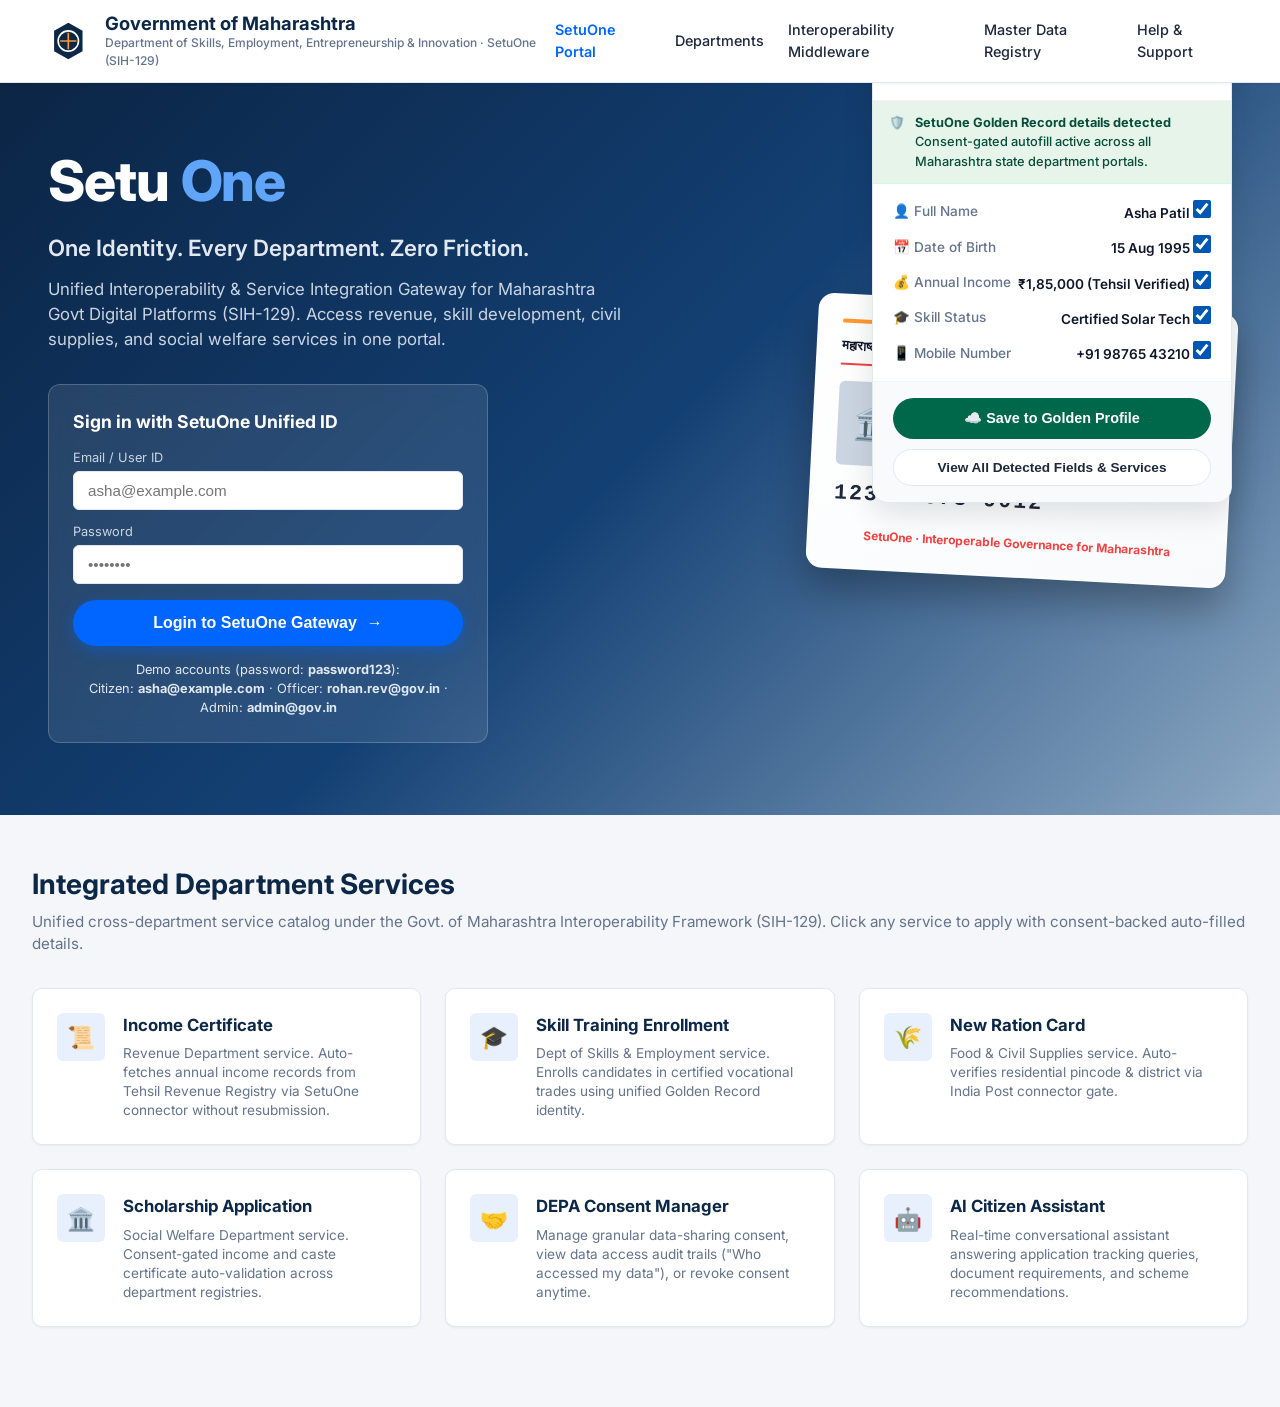
<file: frontend/index.html>
<!DOCTYPE html>
<html lang="en">
<head>
<meta charset="UTF-8" />
<meta name="viewport" content="width=device-width, initial-scale=1.0" />
<title>SetuOne — Maharashtra State Interoperability Gateway (SIH-129)</title>
<link rel="preconnect" href="https://fonts.googleapis.com">
<link href="https://fonts.googleapis.com/css2?family=Inter:wght@400;500;600;700;800&display=swap" rel="stylesheet">
<link rel="stylesheet" href="css/style.css" />
</head>
<body>

<!-- Header Bar -->
<header class="gov-header">
  <a href="index.html" class="gov-brand">
    <svg class="gov-emblem" viewBox="0 0 100 100" fill="none" xmlns="http://www.w3.org/2000/svg">
      <path d="M50 5L15 25V75L50 95L85 75V25L50 5Z" fill="#0D2847"/>
      <circle cx="50" cy="50" r="25" stroke="#FFFFFF" stroke-width="4"/>
      <path d="M50 30V70M30 50H70" stroke="#FF9933" stroke-width="4"/>
    </svg>
    <div class="gov-brand-text">
      <h1>Government of Maharashtra</h1>
      <p>Department of Skills, Employment, Entrepreneurship & Innovation · SetuOne (SIH-129)</p>
    </div>
  </a>

  <nav class="gov-nav">
    <a href="index.html" class="gov-nav-active">SetuOne Portal</a>
    <a href="#departments">Departments</a>
    <a href="#interop">Interoperability Middleware</a>
    <a href="#mdm">Master Data Registry</a>
    <a href="#contact">Help & Support</a>
  </nav>
</header>

<!-- Hero Section with Floating SetuOne Identity Graphic & SetuAssist Widget -->
<section class="hero-banner">
  <div class="hero-container">
    <div>
      <div class="hero-title">Setu<span>One</span></div>
      <div class="hero-subtitle">One Identity. Every Department. Zero Friction.</div>
      <p class="hero-desc">Unified Interoperability & Service Integration Gateway for Maharashtra Govt Digital Platforms (SIH-129). Access revenue, skill development, civil supplies, and social welfare services in one portal.</p>

      <div style="background: rgba(255,255,255,0.1); backdrop-filter: blur(10px); padding: 24px; border-radius: 12px; max-width: 440px; border: 1px solid rgba(255,255,255,0.2);">
        <h3 style="color:#fff; margin-bottom:12px; font-size:1.1rem;">Sign in with SetuOne Unified ID</h3>
        <div id="err"></div>
        <form id="loginForm">
          <div style="margin-bottom:12px;">
            <label style="color:#cbd5e1; font-size:0.8rem; display:block; margin-bottom:4px;">Email / User ID</label>
            <input id="email" type="email" required placeholder="asha@example.com" class="form-control" style="background:#fff;" />
          </div>
          <div style="margin-bottom:16px;">
            <label style="color:#cbd5e1; font-size:0.8rem; display:block; margin-bottom:4px;">Password</label>
            <input id="password" type="password" required placeholder="••••••••" class="form-control" style="background:#fff;" />
          </div>
          <button class="hero-btn" type="submit" style="width:100%; justify-content:center;">
            Login to SetuOne Gateway <span>→</span>
          </button>
        </form>
        <div style="margin-top:14px; font-size:0.8rem; color:#e2e8f0; text-align:center;">
          Demo accounts (password: <b>password123</b>):<br/>
          Citizen: <b>asha@example.com</b> · Officer: <b>rohan.rev@gov.in</b> · Admin: <b>admin@gov.in</b>
        </div>
      </div>
    </div>

    <!-- Floating Graphic SetuOne Citizen Golden Card -->
    <div style="position:relative;">
      <div class="aadhaar-card-graphic">
        <div class="aadhaar-flag-strip"></div>
        <div class="aadhaar-card-header">
          <div style="font-weight:700; font-size:0.8rem; color:#0f172a;">महाराष्ट्र शासन / Govt of Maharashtra</div>
          <div style="font-weight:700; font-size:0.85rem; color:#1d4ed8;">SetuOne Golden ID</div>
        </div>
        <div class="aadhaar-card-body">
          <div class="aadhaar-avatar">🏛️</div>
          <div>
            <div style="font-weight:700; font-size:1.05rem;">Asha Patil</div>
            <div style="font-size:0.8rem; color:#64748b;">DOB: 15/08/1995 | Gender: Female</div>
            <div style="font-size:0.75rem; color:#64748b; margin-top:4px;">MDM Status: Verified & Consolidated</div>
          </div>
        </div>
        <div class="aadhaar-number">1234-5678-9012</div>
        <div class="aadhaar-tagline">SetuOne · Interoperable Governance for Maharashtra</div>
      </div>
    </div>
  </div>
</section>

<!-- SetuAssist Extension Floating Popup Overlay (Exact SIH Widget Match) -->
<div class="govassist-widget">
  <div class="govassist-header">
    <div class="govassist-icon">S</div>
    <div class="govassist-title">
      <h3>SetuAssist (SIH-129)</h3>
      <p>Fill government forms, not your time.</p>
    </div>
  </div>
  <div class="govassist-banner">
    <span>🛡️</span>
    <div>
      <b>SetuOne Golden Record details detected</b><br/>
      Consent-gated autofill active across all Maharashtra state department portals.
    </div>
  </div>
  <div class="govassist-fields">
    <div class="govassist-row">
      <label>👤 Full Name</label>
      <span>Asha Patil <input type="checkbox" checked class="govassist-checkbox"></span>
    </div>
    <div class="govassist-row">
      <label>📅 Date of Birth</label>
      <span>15 Aug 1995 <input type="checkbox" checked class="govassist-checkbox"></span>
    </div>
    <div class="govassist-row">
      <label>💰 Annual Income</label>
      <span>₹1,85,000 (Tehsil Verified) <input type="checkbox" checked class="govassist-checkbox"></span>
    </div>
    <div class="govassist-row">
      <label>🎓 Skill Status</label>
      <span>Certified Solar Tech <input type="checkbox" checked class="govassist-checkbox"></span>
    </div>
    <div class="govassist-row">
      <label>📱 Mobile Number</label>
      <span>+91 98765 43210 <input type="checkbox" checked class="govassist-checkbox"></span>
    </div>
  </div>
  <div class="govassist-actions">
    <button class="btn-save-profile" onclick="alert('Profile details synced via SetuOne Golden Record!')">
      ☁️ Save to Golden Profile
    </button>
    <button class="btn-view-fields" onclick="window.location.href='/citizen.html'">
      View All Detected Fields & Services
    </button>
  </div>
</div>

<!-- Main Services Section (Tailored to SIH Problem Statement) -->
<main class="main-content">
  <div class="section-header">
    <h2 class="section-title">Integrated Department Services</h2>
    <p class="section-desc">Unified cross-department service catalog under the Govt. of Maharashtra Interoperability Framework (SIH-129). Click any service to apply with consent-backed auto-filled details.</p>
  </div>

  <div class="services-grid">
    <!-- Card 1 -->
    <a href="/citizen.html" class="service-card">
      <div class="service-icon-box">📜</div>
      <div class="service-info">
        <h4>Income Certificate</h4>
        <p>Revenue Department service. Auto-fetches annual income records from Tehsil Revenue Registry via SetuOne connector without resubmission.</p>
      </div>
    </a>

    <!-- Card 2 -->
    <a href="/citizen.html" class="service-card">
      <div class="service-icon-box">🎓</div>
      <div class="service-info">
        <h4>Skill Training Enrollment</h4>
        <p>Dept of Skills & Employment service. Enrolls candidates in certified vocational trades using unified Golden Record identity.</p>
      </div>
    </a>

    <!-- Card 3 -->
    <a href="/citizen.html" class="service-card">
      <div class="service-icon-box">🌾</div>
      <div class="service-info">
        <h4>New Ration Card</h4>
        <p>Food & Civil Supplies service. Auto-verifies residential pincode & district via India Post connector gate.</p>
      </div>
    </a>

    <!-- Card 4 -->
    <a href="/citizen.html" class="service-card">
      <div class="service-icon-box">🏛️</div>
      <div class="service-info">
        <h4>Scholarship Application</h4>
        <p>Social Welfare Department service. Consent-gated income and caste certificate auto-validation across department registries.</p>
      </div>
    </a>

    <!-- Card 5 -->
    <a href="/citizen.html" class="service-card">
      <div class="service-icon-box">🤝</div>
      <div class="service-info">
        <h4>DEPA Consent Manager</h4>
        <p>Manage granular data-sharing consent, view data access audit trails ("Who accessed my data"), or revoke consent anytime.</p>
      </div>
    </a>

    <!-- Card 6 -->
    <a href="/citizen.html" class="service-card">
      <div class="service-icon-box">🤖</div>
      <div class="service-info">
        <h4>AI Citizen Assistant</h4>
        <p>Real-time conversational assistant answering application tracking queries, document requirements, and scheme recommendations.</p>
      </div>
    </a>
  </div>
</main>

<script src="js/api.js"></script>
<script>
document.getElementById('loginForm').addEventListener('submit', async (e) => {
  e.preventDefault();
  const email = document.getElementById('email').value.trim();
  const password = document.getElementById('password').value;
  const errBox = document.getElementById('err');
  errBox.innerHTML = '';
  try {
    const { token, user } = await api('/auth/login', { method: 'POST', body: { email, password } });
    setSession(token, user);
    if (user.role === 'citizen') window.location.href = '/citizen.html';
    else if (user.role === 'officer') window.location.href = '/officer.html';
    else window.location.href = '/admin.html';
  } catch (err) {
    errBox.innerHTML = `<div class="error-msg">${err.message}</div>`;
  }
});
</script>
</body>
</html>
</file>
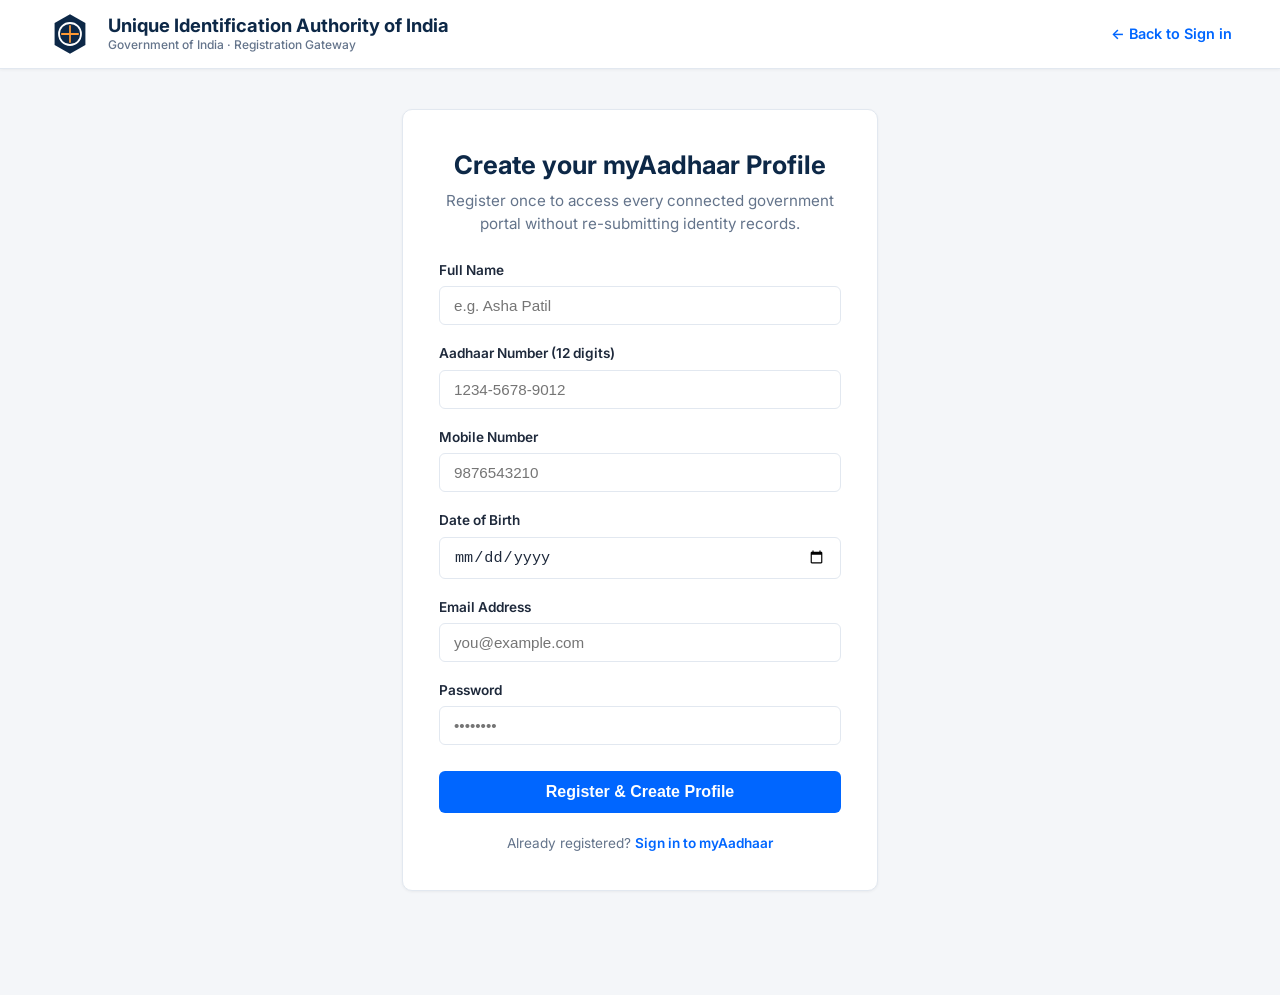
<file: frontend/register.html>
<!DOCTYPE html>
<html lang="en">
<head>
<meta charset="UTF-8" />
<meta name="viewport" content="width=device-width, initial-scale=1.0" />
<title>Create myAadhaar / SetuOne Account</title>
<link rel="preconnect" href="https://fonts.googleapis.com">
<link href="https://fonts.googleapis.com/css2?family=Inter:wght@400;500;600;700;800&display=swap" rel="stylesheet">
<link rel="stylesheet" href="css/style.css" />
</head>
<body style="background:#f4f6f9;">

<header class="gov-header">
  <a href="index.html" class="gov-brand">
    <svg class="gov-emblem" viewBox="0 0 100 100" fill="none" xmlns="http://www.w3.org/2000/svg">
      <path d="M50 5L15 25V75L50 95L85 75V25L50 5Z" fill="#0D2847"/>
      <circle cx="50" cy="50" r="25" stroke="#FFFFFF" stroke-width="4"/>
      <path d="M50 30V70M30 50H70" stroke="#FF9933" stroke-width="4"/>
    </svg>
    <div class="gov-brand-text">
      <h1>Unique Identification Authority of India</h1>
      <p>Government of India · Registration Gateway</p>
    </div>
  </a>

  <nav class="gov-nav">
    <a href="index.html" style="font-weight:600; color:#0066ff;">← Back to Sign in</a>
  </nav>
</header>

<main class="main-content" style="max-width:540px; padding-top:40px;">
  <div class="card-panel" style="padding:36px;">
    <h2 class="section-title" style="text-align:center; font-size:1.6rem;">Create your myAadhaar Profile</h2>
    <p class="section-desc" style="text-align:center; margin-bottom:24px;">Register once to access every connected government portal without re-submitting identity records.</p>
    
    <div id="err"></div>
    <form id="regForm">
      <div class="form-group">
        <label>Full Name</label>
        <input id="name" class="form-control" required placeholder="e.g. Asha Patil" />
      </div>
      <div class="form-group">
        <label>Aadhaar Number (12 digits)</label>
        <input id="aadhaar" class="form-control" placeholder="1234-5678-9012" />
      </div>
      <div class="form-group">
        <label>Mobile Number</label>
        <input id="mobile" class="form-control" required placeholder="9876543210" />
      </div>
      <div class="form-group">
        <label>Date of Birth</label>
        <input id="dateOfBirth" type="date" class="form-control" />
      </div>
      <div class="form-group">
        <label>Email Address</label>
        <input id="email" type="email" class="form-control" required placeholder="you@example.com" />
      </div>
      <div class="form-group">
        <label>Password</label>
        <input id="password" type="password" class="form-control" required placeholder="••••••••" />
      </div>
      <button class="btn-primary" type="submit" style="width:100%; padding:12px; font-size:1rem; margin-top:8px;">
        Register & Create Profile
      </button>
    </form>
    
    <p style="text-align:center; margin-top:20px; font-size:0.85rem; color:#64748b;">
      Already registered? <a href="/index.html" style="color:#0066ff; font-weight:600; text-decoration:none;">Sign in to myAadhaar</a>
    </p>
  </div>
</main>

<script src="js/api.js"></script>
<script>
document.getElementById('regForm').addEventListener('submit', async (e) => {
  e.preventDefault();
  const body = {
    name: document.getElementById('name').value.trim(),
    aadhaar: document.getElementById('aadhaar').value.trim() || null,
    mobile: document.getElementById('mobile').value.trim(),
    dateOfBirth: document.getElementById('dateOfBirth').value || null,
    email: document.getElementById('email').value.trim(),
    password: document.getElementById('password').value
  };
  const errBox = document.getElementById('err');
  errBox.innerHTML = '';
  try {
    const { token, user } = await api('/auth/register-citizen', { method: 'POST', body });
    setSession(token, user);
    window.location.href = '/citizen.html';
  } catch (err) {
    errBox.innerHTML = `<div class="error-msg">${err.message}</div>`;
  }
});
</script>
</body>
</html>
</file>
<file: frontend/css/style.css>
/* Modern Government Portal Design System (Matching myAadhaar / GovAssist) */
:root {
  --primary-navy: #0d2847;
  --primary-blue: #0056b3;
  --accent-blue: #0066ff;
  --light-blue: #e8f0fe;
  --bg-color: #f4f6f9;
  --card-bg: #ffffff;
  --text-dark: #1e293b;
  --text-muted: #64748b;
  --border-color: #e2e8f0;
  --green-main: #00684a;
  --green-hover: #004d37;
  --green-light: #e6f4ea;
  --shadow-sm: 0 1px 3px rgba(0,0,0,0.05);
  --shadow-md: 0 4px 12px rgba(0,0,0,0.08);
  --shadow-lg: 0 10px 30px rgba(0,0,0,0.12);
  --radius-sm: 6px;
  --radius-md: 10px;
  --radius-lg: 16px;
  --radius-pill: 9999px;
  --sans: 'Inter', -apple-system, BlinkMacSystemFont, 'Segoe UI', Roboto, sans-serif;
}

* { box-sizing: border-box; margin: 0; padding: 0; }

body {
  font-family: var(--sans);
  background-color: var(--bg-color);
  color: var(--text-dark);
  line-height: 1.5;
  min-height: 100vh;
}

/* Top Header */
.gov-header {
  background: #ffffff;
  border-bottom: 1px solid var(--border-color);
  padding: 12px 48px;
  display: flex;
  align-items: center;
  justify-content: space-between;
  box-shadow: var(--shadow-sm);
  position: sticky;
  top: 0;
  z-index: 1000;
}

.gov-brand {
  display: flex;
  align-items: center;
  gap: 16px;
  text-decoration: none;
  color: var(--text-dark);
}

.gov-emblem {
  height: 44px;
  width: auto;
}

.gov-brand-text h1 {
  font-size: 1.15rem;
  font-weight: 700;
  color: var(--primary-navy);
  line-height: 1.2;
}

.gov-brand-text p {
  font-size: 0.75rem;
  color: var(--text-muted);
  font-weight: 500;
}

.gov-nav {
  display: flex;
  align-items: center;
  gap: 24px;
}

.gov-nav a, .gov-nav button {
  font-size: 0.9rem;
  font-weight: 500;
  color: var(--text-dark);
  text-decoration: none;
  background: none;
  border: none;
  cursor: pointer;
  padding: 6px 0;
  transition: color 0.2s ease;
}

.gov-nav a:hover, .gov-nav button:hover {
  color: var(--accent-blue);
}

.gov-nav-active {
  color: var(--accent-blue) !important;
  font-weight: 600 !important;
  border-bottom: 2px solid var(--accent-blue);
}

/* Hero Section */
.hero-banner {
  background: linear-gradient(135deg, #0b2545 0%, #134074 50%, #8da9c4 100%);
  color: #ffffff;
  padding: 56px 48px 72px;
  position: relative;
  overflow: hidden;
}

.hero-container {
  max-width: 1280px;
  margin: 0 auto;
  display: grid;
  grid-template-columns: 1fr 420px;
  gap: 48px;
  align-items: center;
}

.hero-title {
  font-size: 3.5rem;
  font-weight: 800;
  letter-spacing: -0.02em;
  margin-bottom: 8px;
  display: flex;
  align-items: center;
  gap: 12px;
}

.hero-title span {
  color: #60a5fa;
}

.hero-subtitle {
  font-size: 1.4rem;
  font-weight: 600;
  margin-bottom: 12px;
  color: #e2e8f0;
}

.hero-desc {
  font-size: 1.05rem;
  color: #cbd5e1;
  margin-bottom: 32px;
  max-width: 580px;
}

.hero-btn {
  display: inline-flex;
  align-items: center;
  gap: 10px;
  background: #0066ff;
  color: #ffffff;
  padding: 14px 32px;
  border-radius: var(--radius-pill);
  font-size: 1rem;
  font-weight: 600;
  text-decoration: none;
  border: none;
  cursor: pointer;
  box-shadow: 0 4px 14px rgba(0, 102, 255, 0.4);
  transition: transform 0.2s ease, background 0.2s ease;
}

.hero-btn:hover {
  background: #0052cc;
  transform: translateY(-2px);
}

/* Aadhaar Floating Graphic Card */
.aadhaar-card-graphic {
  background: linear-gradient(135deg, #ffffff 0%, #f8fafc 100%);
  border-radius: 16px;
  padding: 24px;
  color: #0f172a;
  box-shadow: 0 20px 40px rgba(0,0,0,0.3);
  position: relative;
  transform: rotate(3deg);
  border: 1px solid rgba(255,255,255,0.8);
}

.aadhaar-card-header {
  display: flex;
  justify-content: space-between;
  align-items: center;
  border-bottom: 2px solid #ef4444;
  padding-bottom: 8px;
  margin-bottom: 16px;
}

.aadhaar-flag-strip {
  height: 4px;
  background: linear-gradient(90deg, #ff9933 33%, #ffffff 33%, #ffffff 66%, #138808 66%);
  border-radius: 2px;
  margin-bottom: 12px;
}

.aadhaar-card-body {
  display: flex;
  gap: 16px;
  align-items: center;
}

.aadhaar-avatar {
  width: 72px;
  height: 84px;
  background: #cbd5e1;
  border-radius: 6px;
  display: flex;
  align-items: center;
  justify-content: center;
  color: #64748b;
  font-size: 2rem;
}

.aadhaar-number {
  font-family: monospace;
  font-size: 1.35rem;
  font-weight: 700;
  letter-spacing: 2px;
  color: #1e293b;
  margin-top: 12px;
}

.aadhaar-tagline {
  font-size: 0.75rem;
  color: #ef4444;
  font-weight: 700;
  text-align: center;
  margin-top: 16px;
}

/* GovAssist Floating Widget Overlay */
.govassist-widget {
  position: absolute;
  top: 24px;
  right: 48px;
  width: 360px;
  background: #ffffff;
  border-radius: var(--radius-lg);
  box-shadow: var(--shadow-lg);
  border: 1px solid var(--border-color);
  overflow: hidden;
  z-index: 900;
  color: var(--text-dark);
}

.govassist-header {
  padding: 16px 20px;
  display: flex;
  align-items: center;
  gap: 12px;
  border-bottom: 1px solid #f1f5f9;
}

.govassist-icon {
  width: 36px;
  height: 36px;
  background: var(--green-main);
  color: #ffffff;
  border-radius: 50%;
  display: flex;
  align-items: center;
  justify-content: center;
  font-weight: 800;
  font-size: 1.1rem;
}

.govassist-title h3 {
  font-size: 1.05rem;
  font-weight: 700;
  color: #0f172a;
}

.govassist-title p {
  font-size: 0.75rem;
  color: var(--text-muted);
}

.govassist-banner {
  background: var(--green-light);
  color: #064e3b;
  padding: 12px 16px;
  font-size: 0.8rem;
  font-weight: 500;
  display: flex;
  gap: 10px;
  align-items: flex-start;
  border-bottom: 1px solid #d1fae5;
}

.govassist-fields {
  padding: 16px 20px;
  display: flex;
  flex-direction: column;
  gap: 12px;
}

.govassist-row {
  display: flex;
  justify-content: space-between;
  align-items: center;
  font-size: 0.85rem;
}

.govassist-row label {
  color: var(--text-muted);
  font-weight: 500;
}

.govassist-row span {
  font-weight: 600;
  color: #0f172a;
}

.govassist-checkbox {
  width: 18px;
  height: 18px;
  accent-color: var(--primary-blue);
  cursor: pointer;
}

.govassist-actions {
  padding: 16px 20px;
  display: flex;
  flex-direction: column;
  gap: 10px;
  background: #f8fafc;
  border-top: 1px solid #f1f5f9;
}

.btn-save-profile {
  background: var(--green-main);
  color: #ffffff;
  border: none;
  padding: 12px;
  border-radius: var(--radius-pill);
  font-size: 0.9rem;
  font-weight: 600;
  cursor: pointer;
  display: flex;
  align-items: center;
  justify-content: center;
  gap: 8px;
  transition: background 0.2s ease;
}

.btn-save-profile:hover {
  background: var(--green-hover);
}

.btn-view-fields {
  background: #ffffff;
  color: var(--text-dark);
  border: 1px solid var(--border-color);
  padding: 10px;
  border-radius: var(--radius-pill);
  font-size: 0.85rem;
  font-weight: 600;
  cursor: pointer;
  text-align: center;
  transition: background 0.2s ease;
}

.btn-view-fields:hover {
  background: #f1f5f9;
}

/* Services Grid Section */
.main-content {
  max-width: 1280px;
  margin: 0 auto;
  padding: 48px 32px 80px;
}

.section-header {
  margin-bottom: 32px;
}

.section-title {
  font-size: 1.75rem;
  font-weight: 700;
  color: var(--primary-navy);
  margin-bottom: 6px;
}

.section-desc {
  font-size: 0.95rem;
  color: var(--text-muted);
}

.services-grid {
  display: grid;
  grid-template-columns: repeat(3, 1fr);
  gap: 24px;
}

@media (max-width: 1024px) {
  .services-grid { grid-template-columns: repeat(2, 1fr); }
  .hero-container { grid-template-columns: 1fr; }
  .govassist-widget { position: relative; top: 0; right: 0; width: 100%; margin-top: 24px; }
}

@media (max-width: 640px) {
  .services-grid { grid-template-columns: 1fr; }
  .gov-header { padding: 12px 20px; }
  .hero-banner { padding: 36px 20px; }
  .main-content { padding: 32px 20px; }
}

.service-card {
  background: var(--card-bg);
  border: 1px solid var(--border-color);
  border-radius: var(--radius-md);
  padding: 24px;
  display: flex;
  gap: 18px;
  align-items: flex-start;
  box-shadow: var(--shadow-sm);
  transition: transform 0.2s ease, box-shadow 0.2s ease, border-color 0.2s ease;
  cursor: pointer;
  text-decoration: none;
  color: inherit;
}

.service-card:hover {
  transform: translateY(-3px);
  box-shadow: var(--shadow-md);
  border-color: var(--accent-blue);
}

.service-icon-box {
  width: 48px;
  height: 48px;
  background: var(--light-blue);
  color: var(--primary-blue);
  border-radius: var(--radius-sm);
  display: flex;
  align-items: center;
  justify-content: center;
  font-size: 1.4rem;
  flex-shrink: 0;
}

.service-info h4 {
  font-size: 1.05rem;
  font-weight: 700;
  color: var(--primary-navy);
  margin-bottom: 6px;
}

.service-info p {
  font-size: 0.85rem;
  color: var(--text-muted);
  line-height: 1.4;
}

.free-tag {
  color: #dc2626;
  font-weight: 600;
}

/* Common UI Elements */
.card-panel {
  background: var(--card-bg);
  border: 1px solid var(--border-color);
  border-radius: var(--radius-md);
  padding: 28px;
  margin-bottom: 24px;
  box-shadow: var(--shadow-sm);
}

.form-group {
  margin-bottom: 18px;
}

.form-group label {
  display: block;
  font-size: 0.85rem;
  font-weight: 600;
  color: var(--text-dark);
  margin-bottom: 6px;
}

.form-control {
  width: 100%;
  padding: 10px 14px;
  border: 1px solid var(--border-color);
  border-radius: var(--radius-sm);
  font-size: 0.95rem;
  background: #ffffff;
  color: var(--text-dark);
  outline: none;
  transition: border-color 0.2s ease;
}

.form-control:focus {
  border-color: var(--accent-blue);
  box-shadow: 0 0 0 3px rgba(0, 102, 255, 0.15);
}

.btn-primary {
  background: var(--accent-blue);
  color: #ffffff;
  border: none;
  padding: 10px 20px;
  border-radius: var(--radius-sm);
  font-size: 0.95rem;
  font-weight: 600;
  cursor: pointer;
  transition: background 0.2s ease;
}

.btn-primary:hover {
  background: var(--primary-blue);
}

.btn-secondary {
  background: #f1f5f9;
  color: var(--text-dark);
  border: 1px solid var(--border-color);
  padding: 10px 20px;
  border-radius: var(--radius-sm);
  font-size: 0.95rem;
  font-weight: 600;
  cursor: pointer;
}

.btn-secondary:hover {
  background: #e2e8f0;
}

.badge {
  display: inline-block;
  padding: 3px 10px;
  border-radius: var(--radius-pill);
  font-size: 0.75rem;
  font-weight: 600;
  text-transform: uppercase;
}

.badge-success { background: #dcfce7; color: #166534; }
.badge-warning { background: #fef3c7; color: #92400e; }
.badge-danger { background: #fee2e2; color: #991b1b; }
.badge-info { background: #e0f2fe; color: #075985; }

/* Table Styles */
.data-table {
  width: 100%;
  border-collapse: collapse;
  margin-top: 12px;
}

.data-table th, .data-table td {
  padding: 12px 16px;
  text-align: left;
  border-bottom: 1px solid var(--border-color);
  font-size: 0.9rem;
}

.data-table th {
  background: #f8fafc;
  color: var(--text-muted);
  font-weight: 600;
}

.error-msg {
  background: #fee2e2;
  color: #991b1b;
  padding: 10px 14px;
  border-radius: var(--radius-sm);
  margin-bottom: 16px;
  font-size: 0.9rem;
}
</file>
